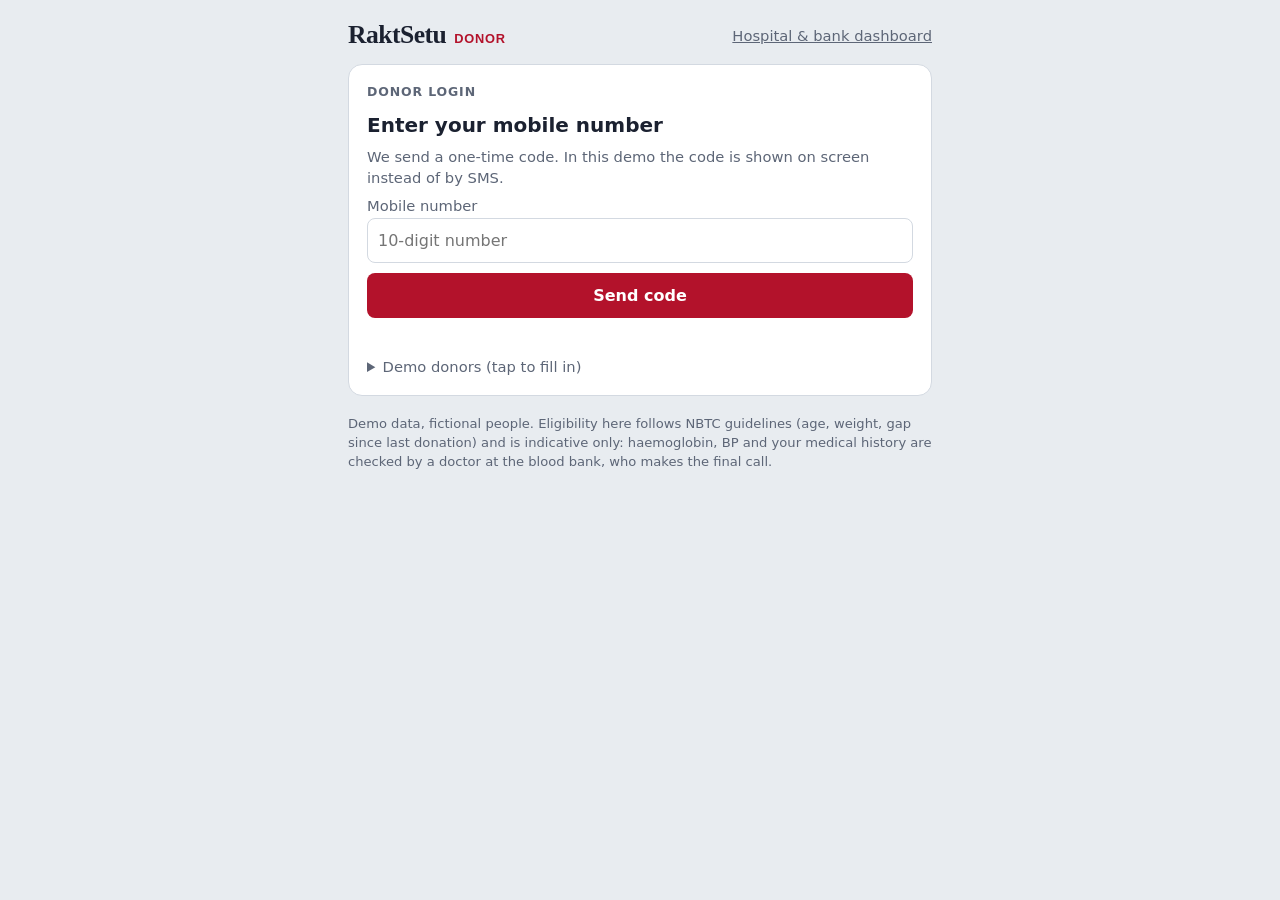
<file: raktsetu/web/donor.html>
<!doctype html>
<html lang="en"><head><meta charset="utf-8"><meta name="viewport" content="width=device-width,initial-scale=1">
<title>RaktSetu · Donor</title>
<style>
:root{--ground:#e8ecf0;--panel:#fff;--ink:#1b2130;--soft:#5d6677;--line:#d3d9e1;--blood:#b3122b;--blood-bg:#f8dde1;--amber:#8a5700;--amber-bg:#fbebc9;--ok:#0f6e5f;--ok-bg:#d9f0ea;--focus:#2154d1}
*{box-sizing:border-box}
body{margin:0;background:var(--ground);color:var(--ink);font:16px/1.45 "Segoe UI",system-ui,-apple-system,sans-serif}
.wrap{max-width:640px;margin:0 auto;padding:0 clamp(14px,4vw,28px) 48px}
header{display:flex;justify-content:space-between;align-items:end;padding:22px 0 16px;gap:12px;flex-wrap:wrap}
.mark{font:700 1.6rem/1 Georgia,serif;letter-spacing:-.02em;margin:0}
.mark small{font:600 .8rem "Segoe UI",sans-serif;letter-spacing:.06em;text-transform:uppercase;color:var(--blood);margin-left:8px}
header a,.link{color:var(--soft);font-size:.92rem;background:none;border:0;padding:0;cursor:pointer;text-decoration:underline;font-family:inherit}
.card{background:var(--panel);border:1px solid var(--line);border-radius:14px;padding:18px;margin-bottom:14px}
h2{font-size:.78rem;letter-spacing:.07em;text-transform:uppercase;color:var(--soft);margin:0 0 10px}
h3{margin:0;font-size:1.25rem}
p{margin:6px 0}.soft{color:var(--soft);font-size:.92rem}
input{font:inherit;border:1px solid var(--line);border-radius:8px;padding:10px;width:100%;background:#fff;color:var(--ink)}
input:focus-visible,button:focus-visible,summary:focus-visible{outline:3px solid var(--focus);outline-offset:2px}
.btn{border:0;background:var(--ink);color:#fff;font:inherit;font-weight:600;padding:11px 16px;border-radius:8px;cursor:pointer}
.btn:hover{background:#2c3550}.btn.red{background:var(--blood)}.btn.red:hover{background:#8f0e22}
.btn.ghost{background:#fff;color:var(--ink);border:1px solid var(--line);font-weight:500}.btn.ghost:hover{background:#f2f4f7}
.btn:disabled{opacity:.55;cursor:default}
.row{display:flex;gap:8px;margin-top:10px;flex-wrap:wrap}.row>*{flex:1 1 140px}
.demo{background:var(--amber-bg);color:var(--amber);border-radius:8px;padding:10px 12px;margin-top:10px;font-size:.92rem}
.demo b{font:700 1.2rem ui-monospace,Consolas,monospace;letter-spacing:.15em;color:var(--ink)}
details{margin-top:12px;font-size:.92rem}summary{cursor:pointer;color:var(--soft)}
details button{display:block;width:100%;text-align:left;border:0;background:none;padding:6px 4px;font:inherit;cursor:pointer;border-radius:6px}
details button:hover{background:#f2f4f7}details span{color:var(--soft)}
.err{color:var(--blood);font-size:.92rem;margin-top:8px;min-height:1.2em}
.hero{display:flex;gap:14px;align-items:center}
.grp{flex:none;width:72px;height:72px;border-radius:50%;background:var(--blood);color:#fff;display:grid;place-items:center;font:700 1.8rem Rockwell,Cambria,Georgia,serif}
.grp sup{font-size:.55em;vertical-align:.45em}
.elig{border-left:6px solid var(--ok);background:var(--ok-bg)}
.elig.wait{border-left-color:#c58a12;background:var(--amber-bg)}.elig.no{border-left-color:var(--blood);background:var(--blood-bg)}
.big{font:700 2rem/1.1 Rockwell,Cambria,Georgia,serif;margin:2px 0}
.bar{height:8px;background:#0003;border-radius:4px;overflow:hidden;margin:10px 0 4px}.bar i{display:block;height:100%;background:var(--ink);opacity:.75}
.reasons{margin:6px 0 0;padding-left:18px;font-size:.92rem}
.stats{display:grid;grid-template-columns:1fr 1fr;gap:10px}
.stat b{display:block;font:700 1.5rem/1.1 Rockwell,Cambria,Georgia,serif}
.pips{display:flex;gap:6px;margin-top:10px}.pips i{width:28px;height:8px;border-radius:4px;background:#dfe3e9}.pips i.on{background:var(--blood)}
.call{border:1px solid var(--line);border-radius:12px;padding:14px;margin-top:10px;background:#fff}
.call.open{border-color:var(--blood);box-shadow:0 0 0 3px var(--blood-bg)}
.call .tag{display:inline-block;font-size:.78rem;font-weight:700;border-radius:99px;padding:2px 10px;background:var(--blood-bg);color:var(--blood)}
.call .tag.ok{background:var(--ok-bg);color:var(--ok)}.call .tag.off{background:#e6eaef;color:var(--soft)}
table{width:100%;border-collapse:collapse;font-size:.92rem}td{padding:7px 0;border-top:1px solid var(--line)}td:last-child{text-align:right;color:var(--soft)}
tr:first-child td{border-top:0}
.pend{color:var(--amber);font-weight:600}
.foot{font-size:.82rem;color:var(--soft);margin-top:18px}
#toast{position:fixed;left:50%;bottom:24px;transform:translate(-50%,90px);background:var(--ink);color:#fff;padding:11px 18px;border-radius:10px;transition:transform .3s;max-width:90vw;z-index:9}
#toast.on{transform:translate(-50%,0)}#toast.err{background:var(--blood)}
@media(prefers-reduced-motion:reduce){*{transition:none!important}}
</style></head>
<body><div class="wrap">
<header><h1 class="mark">RaktSetu<small>Donor</small></h1><div><a href="/">Hospital &amp; bank dashboard</a> <button class="link" id="out" hidden style="margin-left:12px">Log out</button></div></header>
<div id="app"></div>
<p class="foot">Demo data, fictional people. Eligibility here follows NBTC guidelines (age, weight, gap since last donation) and is indicative only: haemoglobin, BP and your medical history are checked by a doctor at the blood bank, who makes the final call.</p>
</div><div id="toast" role="status"></div>
<script>
const $=s=>document.querySelector(s), app=$("#app");
const esc=t=>String(t??"").replace(/[&<>"]/g,c=>({"&":"&amp;","<":"&lt;",">":"&gt;",'"':"&quot;"}[c]));
const G=g=>g.slice(0,-1)+"<sup>"+(g.endsWith("+")?"+":"\u2212")+"</sup>";
const fmt=d=>new Date(d+"T00:00").toLocaleDateString("en-IN",{day:"numeric",month:"short",year:"numeric"});
const NAME={RBC:"whole blood",PLT:"platelets"};
let token=sessionStorage.getItem("rs_token"), phone="", timer=null, step="phone";

function toast(m,err){const t=$("#toast");t.textContent=m;t.className="on"+(err?" err":"");clearTimeout(t.h);t.h=setTimeout(()=>t.className="",3600)}
async function api(url,body){
  const r=await fetch(url,{method:body?"POST":"GET",headers:token?{Authorization:"Bearer "+token}:{},body:body?JSON.stringify(body):undefined});
  let d={};try{d=await r.json()}catch(e){}
  if(r.status===401&&token){logout(true)}
  return[r.ok,d]
}
function logout(expired){token=null;sessionStorage.removeItem("rs_token");clearInterval(timer);step="phone";$("#out").hidden=true;if(expired)toast("Please log in again.",true);login()}
$("#out").onclick=()=>logout();

/* ---------- login ---------- */
async function login(demo){
  if(step==="phone"){
    app.innerHTML=`<div class="card"><h2>Donor login</h2><h3>Enter your mobile number</h3><p class="soft">We send a one-time code. In this demo the code is shown on screen instead of by SMS.</p>
      <form id="pf"><label class="soft" for="ph">Mobile number</label><input id="ph" inputmode="numeric" autocomplete="tel" placeholder="10-digit number" value="${esc(phone)}">
      <div class="row"><button class="btn red">Send code</button></div><div class="err" id="e" role="alert"></div></form>
      <details id="dm"><summary>Demo donors (tap to fill in)</summary><div id="dl" class="soft" style="margin-top:6px">Loading...</div></details></div>`;
    $("#pf").onsubmit=async e=>{e.preventDefault();phone=$("#ph").value;const[ok,d]=await api("/api/donor/otp/send",{phone});
      if(!ok)return $("#e").textContent=d.error;phone=d.phone;step="otp";demoCode=d.demo_otp;login()};
    $("#dm").addEventListener("toggle",async()=>{if(!$("#dm").open||$("#dl").dataset.on)return;$("#dl").dataset.on=1;
      const[ok,l]=await api("/api/donor/demo");$("#dl").innerHTML=ok?l.map(x=>`<button type="button" data-p="${esc(x.phone)}">${esc(x.name)} <span>${esc(x.blood_group)} \u00b7 ${esc(x.phone)}</span></button>`).join(""):"Not available."});
    $("#dl").onclick=e=>{const b=e.target.closest("button");if(b){$("#ph").value=b.dataset.p;$("#ph").focus()}};
    return}
  app.innerHTML=`<div class="card"><h2>Donor login</h2><h3>Enter the code</h3><p class="soft">Sent to ${esc(phone)}. It works for 5 minutes.</p>
    ${demoCode?`<div class="demo">Demo mode: no SMS is sent. Your code is <b>${esc(demoCode)}</b></div>`:""}
    <form id="of"><label class="soft" for="otp" style="display:block;margin-top:12px">6-digit code</label><input id="otp" inputmode="numeric" autocomplete="one-time-code" maxlength="6">
    <div class="row"><button class="btn red">Log in</button><button type="button" class="btn ghost" id="back">Use another number</button></div><div class="err" id="e" role="alert"></div></form></div>`;
  $("#otp").focus();$("#back").onclick=()=>{step="phone";login()};
  $("#of").onsubmit=async e=>{e.preventDefault();const[ok,d]=await api("/api/donor/otp/verify",{phone,otp:$("#otp").value});
    if(!ok)return $("#e").textContent=d.error;token=d.token;sessionStorage.setItem("rs_token",token);demoCode=null;start()}
}
let demoCode=null;

/* ---------- home ---------- */
function eligCard(p){
  const e=p.eligibility;
  if(e.eligible)return `<div class="card elig"><h2>Eligibility</h2><div class="big">You can donate now</div><p class="soft">Meets the age, weight and gap rules. Blood banks near you may call when someone needs your group.</p></div>`;
  if(e.days_left!==null){
    const pct=Math.round((e.progress||0)*100);
    return `<div class="card elig wait"><h2>Eligibility</h2><div class="big">Eligible in ${e.days_left} day${e.days_left===1?"":"s"}</div>
      <p>${e.next_date?"From "+fmt(e.next_date)+".":""}</p>${p.last_donation&&e.gap_days?`<div class="bar" role="img" aria-label="${pct}% of the waiting period done"><i style="width:${pct}%"></i></div><p class="soft">${pct}% of the ${e.gap_days}-day gap since your last donation.</p>`:""}
      <ul class="reasons">${e.reasons.map(r=>`<li>${esc(r)}</li>`).join("")}</ul></div>`}
  return `<div class="card elig no"><h2>Eligibility</h2><div class="big">Not eligible at the moment</div><ul class="reasons">${e.reasons.map(r=>`<li>${esc(r)}</li>`).join("")}</ul></div>`}

function badgeCard(p){
  const b=p.badge,tiers=[1,3,5,10],n=b.donations;
  return `<div class="card"><h2>Your impact</h2><div class="stats">
    <div class="stat"><b>${n}</b><span class="soft">verified donation${n===1?"":"s"}</span></div>
    <div class="stat"><b>${p.streak?p.streak+" in a row":"\u2013"}</b><span class="soft">${p.streak?"streak, keep it going":"no active streak"}</span></div></div>
    <p style="margin-top:12px">${b.name?`Badge: <b>${esc(b.name)}</b>`:"No badge yet. Your first verified donation earns <b>First Drop</b>."}</p>
    <div class="pips" aria-hidden="true">${tiers.map(t=>`<i class="${n>=t?"on":""}"></i>`).join("")}</div>
    <p class="soft">${b.next?`${b.next.needs} more verified donation${b.next.needs===1?"":"s"} to <b>${esc(b.next.name)}</b>.`:"Top badge reached. Thank you."}
    A donation counts once the blood bank verifies it. A streak breaks after a gap of about six months.</p></div>`}

function callCard(c){
  const left=c.slots_needed-c.slots_filled,mine=c.response==="accepted";
  let tag,body;
  if(mine){tag='<span class="tag ok">You are confirmed</span>';body=`<p>Please go to <b>${esc(c.bank)}</b>. They will verify your donation.</p>`}
  else if(c.response==="declined"){tag='<span class="tag off">You passed</span>';body=""}
  else if(c.status==="open"){tag='<span class="tag">Needed now</span>';
    body=`<p>${left} donor${left===1?"":"s"} still needed at <b>${esc(c.bank)}</b>, ${c.km} km from you. First to accept gets the slot.</p>
      <div class="row"><button class="btn red" data-a="accept" data-c="${c.id}">Accept</button><button class="btn ghost" data-a="decline" data-c="${c.id}">Not now</button></div>`}
  else{tag='<span class="tag off">Already covered</span>';body='<p class="soft">Other donors have filled every slot. Thank you for being ready to help.</p>'}
  return `<div class="call ${c.status==="open"&&!c.response?"open":""}"><div style="display:flex;justify-content:space-between;align-items:center;gap:8px;flex-wrap:wrap">
    <h3>${G(c.blood_group)} ${NAME[c.component]}</h3>${tag}</div>${c.hospital?`<p class="soft">For a patient at ${esc(c.hospital)}</p>`:`<p class="soft">${esc(c.reason||"Stock is low")}</p>`}${body}</div>`}

function render(p){
  const hist=p.history;
  app.innerHTML=`<div class="card"><div class="hero"><div class="grp" aria-label="Blood group ${esc(p.blood_group)}">${G(p.blood_group)}</div>
      <div><h3>${esc(p.name)}</h3><p class="soft" style="margin:2px 0 0">${p.sex==="F"?"Woman":"Man"}, ${p.eligibility.age??"?"} years, ${p.weight_kg??"?"} kg</p></div></div></div>
    ${eligCard(p)}
    <div class="card"><h2>Requests for you</h2>${p.calls.length?p.calls.map(callCard).join(""):'<p class="soft">Nothing right now. We only contact you when your group is needed nearby and you are eligible, never as a broadcast.</p>'}</div>
    ${badgeCard(p)}
    <div class="card"><h2>Donation history</h2>${hist.length?`<table>${hist.map(h=>`<tr><td>${h.status==="verified"?fmt(h.date):'<span class="pend">Waiting for blood bank to verify</span>'}</td><td>${esc(h.bank||"")}</td></tr>`).join("")}</table>`:'<p class="soft">No donations yet.</p>'}</div>`;
}
async function refresh(){const[ok,p]=await api("/api/donor/me");if(ok)render(p)}
function start(){$("#out").hidden=false;refresh();clearInterval(timer);timer=setInterval(refresh,6000)}

app.addEventListener("click",async e=>{
  const b=e.target.closest("button[data-a]");if(!b)return;b.disabled=true;
  const[ok,d]=await api("/api/donor/"+b.dataset.a,{call_id:b.dataset.c});
  if(!ok){toast(d.error||"Something went wrong.",true)}
  else if(b.dataset.a==="accept")toast(d.message,!d.won);
  refresh()});
if(token)start();else login();
</script></body></html>
</file>
